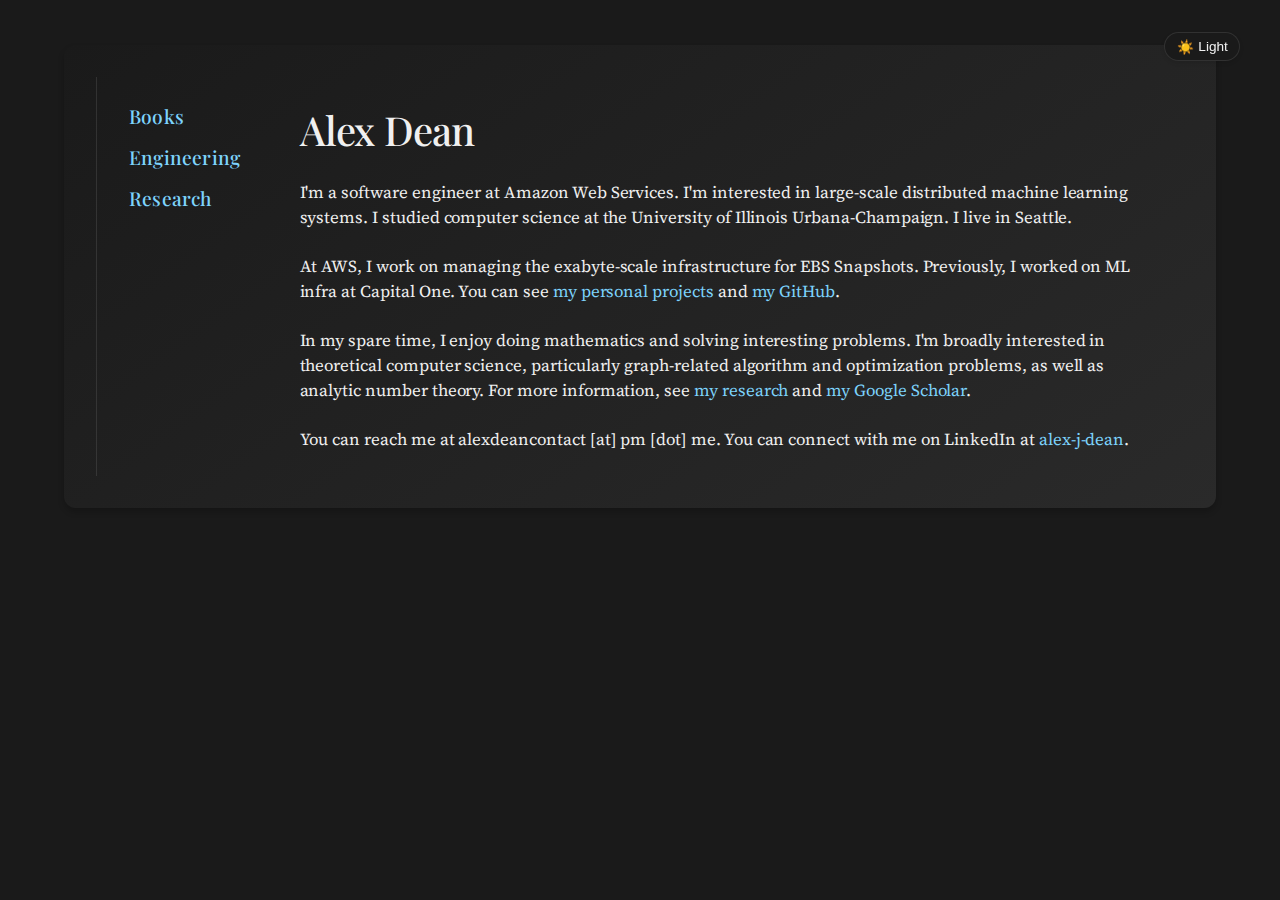
<file: index.html>
<!DOCTYPE html>
<html lang="en">

<head>
    <meta charset="UTF-8">
    <!-- Google tag (gtag.js) -->
    <script async src="https://www.googletagmanager.com/gtag/js?id=G-P8VCZCBFCN"></script>
    <script>
      window.dataLayer = window.dataLayer || [];
      function gtag(){dataLayer.push(arguments);}
      gtag('js', new Date());

      gtag('config', 'G-P8VCZCBFCN');
    </script>
    <link rel="stylesheet" href="styles/index.css">
    <meta name="viewport" content="width=device-width, initial-scale=1.0">
    <title>Alex Dean</title>

    <script src="scripts/theme.js"></script>
    <script src="scripts/mobile-nav.js"></script>
</head>

<body>
    <button class="mobile-nav-toggle" aria-label="Toggle navigation menu">
        <span></span>
        <span></span>
        <span></span>
    </button>
    
    <div class="mobile-menu">
        <a href="index.html">Home</a>
        <a href="books.html">Books</a>
        <!-- <a href="https://alexdean.substack.com/">Writing</a> -->
        <a href="engineering.html">Engineering</a>
        <a href="research.html">Research</a>
    </div>
    <div class="front-page">
        <div class="page-navigation">
            <a href="books.html">Books</a> <br/>
            <!-- <a href="https://alexdean.substack.com/">Writing</a> <br/> -->
            <a href="engineering.html">Engineering</a> <br/>
            <a href="research.html">Research</a>
        </div>
    
        <div class="page-description">
            <h1>Alex Dean</h1>
        
            <p>
                I'm a software engineer at Amazon Web Services. I'm interested in large-scale 
                distributed machine learning systems. I studied computer science at the 
                University of Illinois Urbana-Champaign. I live in Seattle.
            </p>
            
            <!-- I strongly believe in the power of self-directed personal projects to expand your engineering abilities. -->
            <p>
                At AWS, I work on managing the exabyte-scale infrastructure for EBS Snapshots. Previously, 
                I worked on ML infra at Capital One. You can see 
                <a href="engineering.html">my personal projects</a> 
                and <a href="https://github.com/alexjdean">my GitHub</a>.
            </p>

            <!-- <p>
                I'm also interested in the impact of communication technologies on modern society, 
                particularly on collective attention, self-awarness, and political discourse. You 
                can see my thoughts and writings on this topic at 
                <a href="https://alexdean.substack.com/">my Substack</a>.
            </p> -->

            <p>In my spare time, I enjoy doing mathematics and solving interesting problems. I'm broadly 
                interested in theoretical computer science, particularly graph-related algorithm 
                and optimization problems, as well as analytic number theory. For more information, see 
                <a href="research.html">my research</a> and 
                <a href="https://scholar.google.com/citations?user=Z9zyFCoAAAAJ">my 
                Google Scholar</a>.
            </p>

            <p>You can reach me at alexdeancontact [at] pm [dot] me. You can connect with me on
                LinkedIn at <a href="https://www.linkedin.com/in/alex-j-dean/">alex-j-dean</a>.
            </p>
        </div>
    </div>
</body>
</html>
</file>
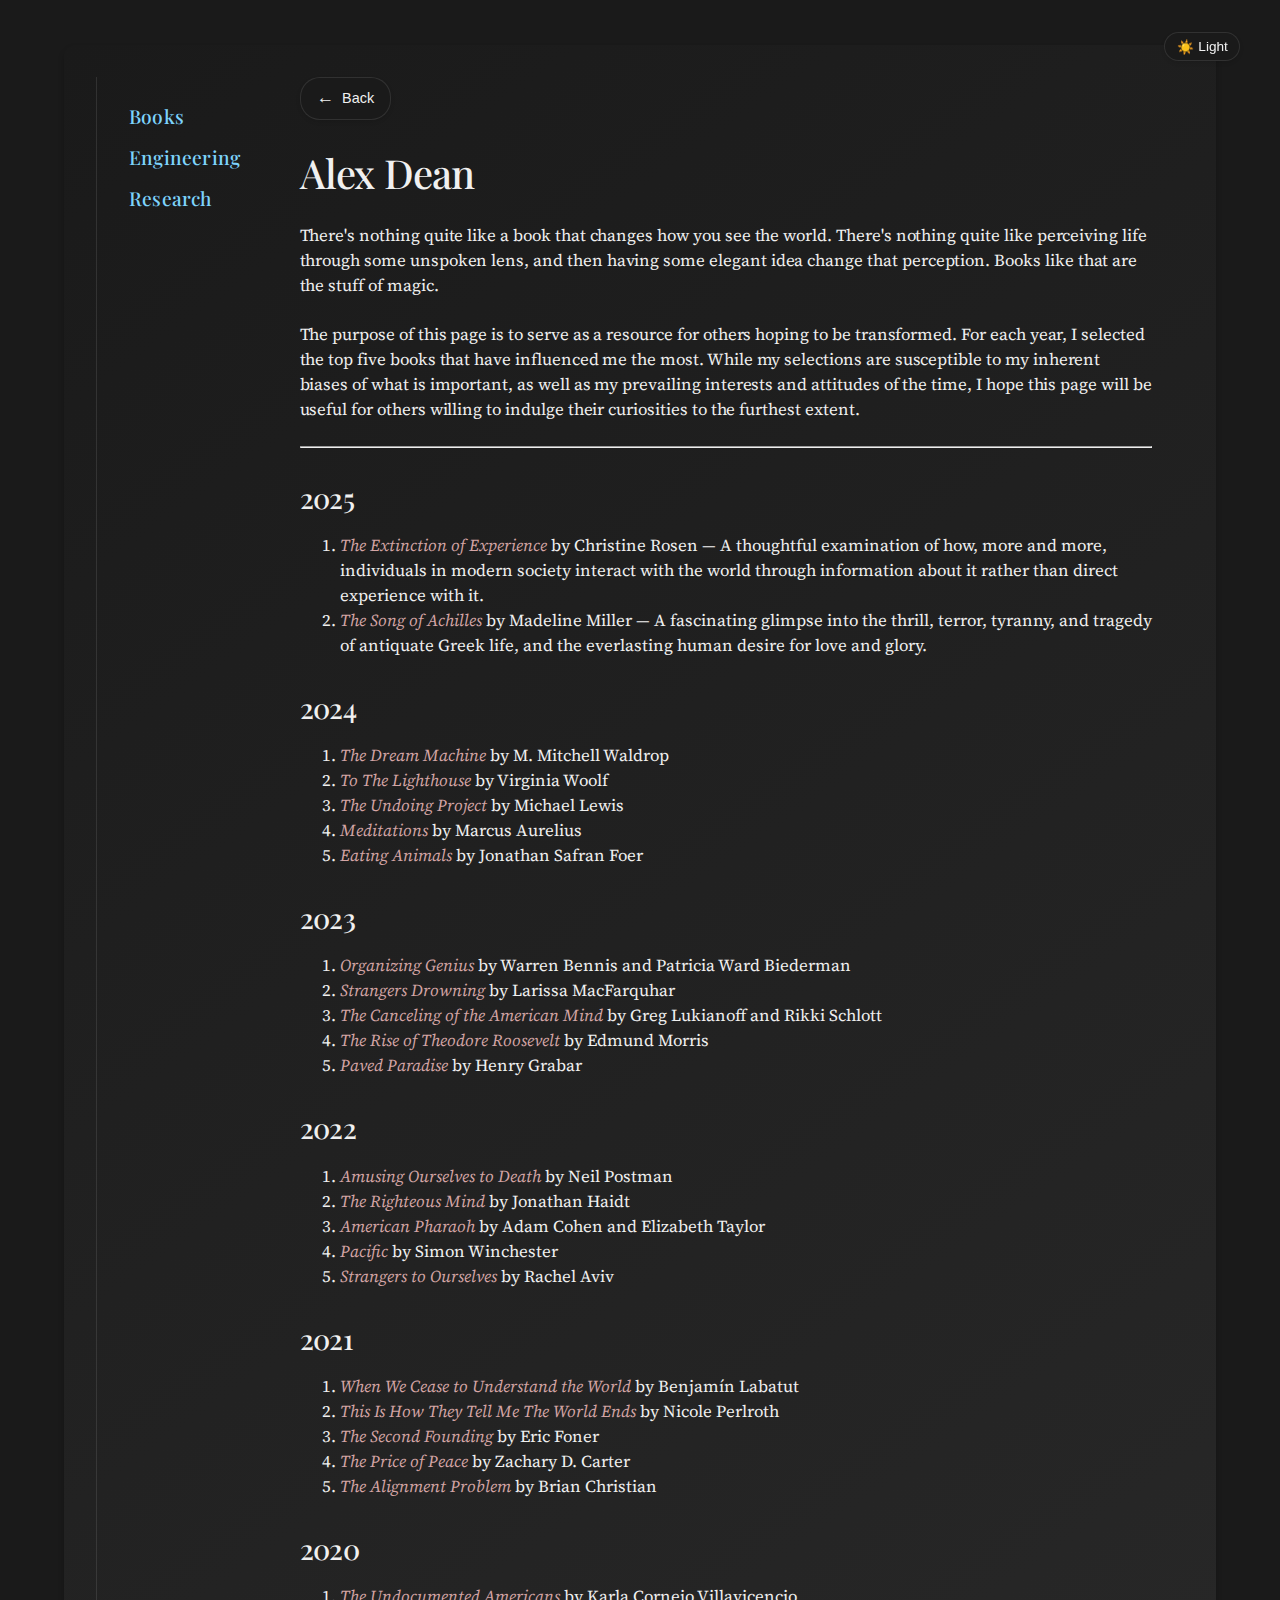
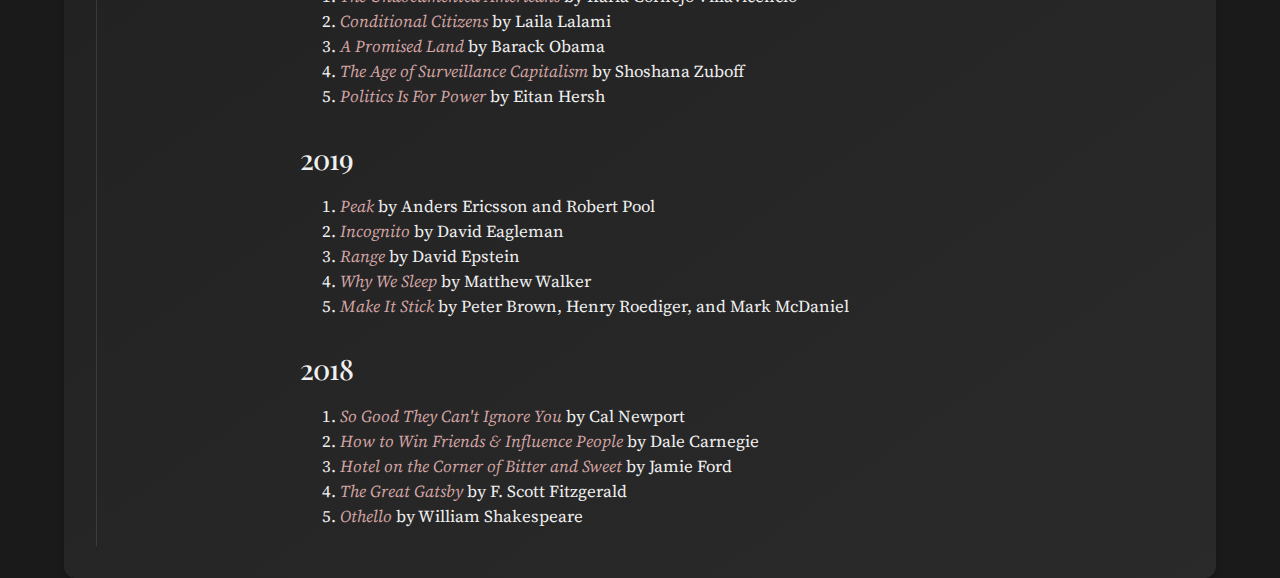
<file: books.html>
<!DOCTYPE html>
<html lang="en">
<head>
    <meta charset="UTF-8">
    <!-- Google tag (gtag.js) -->
    <script async src="https://www.googletagmanager.com/gtag/js?id=G-P8VCZCBFCN"></script>
    <script>
      window.dataLayer = window.dataLayer || [];
      function gtag(){dataLayer.push(arguments);}
      gtag('js', new Date());

      gtag('config', 'G-P8VCZCBFCN');
    </script>
    <link rel="stylesheet" href="styles/index.css">
    <meta name="viewport" content="width=device-width, initial-scale=1.0">
    <title>Alex Dean</title>

    <script src="scripts/theme.js"></script>
    <script src="scripts/mobile-nav.js"></script>
</head>

<body>
    <button class="mobile-nav-toggle" aria-label="Toggle navigation menu">
        <span></span>
        <span></span>
        <span></span>
    </button>
    
    <div class="mobile-menu">
        <a href="index.html">Home</a>
        <a href="books.html">Books</a>
        <!-- <a href="https://alexdean.substack.com/">Writing</a> -->
        <a href="engineering.html">Engineering</a>
        <a href="research.html">Research</a>
    </div>
    
    <div class="front-page">
        <div class="page-navigation">
            <a href="books.html">Books</a> <br/>
            <!-- <a href="https://alexdean.substack.com/">Writing</a> <br/> -->
            <a href="engineering.html">Engineering</a> <br/>
            <a href="research.html">Research</a>
        </div>
    
        <div class="page-description">
            <div class="back-navigation">
                <a href="index.html" class="back-button">
                    <span class="back-arrow">←</span>
                    <span class="back-text">Back</span>
                </a>
            </div>
            <h1>Alex Dean</h1>

            <p>
                There's nothing quite like a book that changes how you see the world. There's 
                nothing quite like perceiving life through some unspoken lens, and then having 
                some elegant idea change that perception. Books like that are the stuff of magic.
            </p>

            <p>
                The purpose of this page is to serve as a resource for others hoping to be 
                transformed. For each year, I selected the top five books that have influenced me 
                the most. While my selections are susceptible to my inherent biases of what is 
                important, as well as my prevailing interests and attitudes of the time, I hope 
                this page will be useful for others willing to indulge their curiosities to the 
                furthest extent.
            </p>
            
            <hr>

            <h2>2025</h2>
            <ol>
                <li>
                    <i>The Extinction of Experience</i> by Christine Rosen &mdash; A thoughtful 
                    examination of how, more and more, individuals in modern society interact with 
                    the world through information about it rather than direct experience with it. 
                </li> 
                <li>
                    <i>The Song of Achilles</i> by Madeline Miller &mdash; A fascinating
                    glimpse into the thrill, terror, tyranny, and tragedy of antiquate Greek 
                    life, and the everlasting human desire for love and glory.
                </li> 
            </ol>

            <h2>2024</h2>
            <ol>
                <li><i>The Dream Machine</i> by M. Mitchell Waldrop</li> 
                <li><i>To The Lighthouse</i> by Virginia Woolf</li> 
                <li><i>The Undoing Project</i> by Michael Lewis</li> 
                <li><i>Meditations</i> by Marcus Aurelius</li>
                <li><i>Eating Animals</i> by Jonathan Safran Foer</li>
            </ol>

            <h2>2023</h2>
            <ol>
                <li><i>Organizing Genius</i> by Warren Bennis and Patricia Ward Biederman</li> 
                <li><i>Strangers Drowning</i> by Larissa MacFarquhar</li> 
                <li><i>The Canceling of the American Mind</i> by Greg Lukianoff and Rikki Schlott</li>
                <li><i>The Rise of Theodore Roosevelt</i> by Edmund Morris</li>
                <li><i>Paved Paradise</i> by Henry Grabar</li>
            </ol>

            <h2>2022</h2>
            <ol>
                <li><i>Amusing Ourselves to Death</i> by Neil Postman</li> 
                <li><i>The Righteous Mind</i> by Jonathan Haidt</li>
                <li><i>American Pharaoh</i> by Adam Cohen and Elizabeth Taylor</li>
                <li><i>Pacific</i> by Simon Winchester</li>
                <li><i>Strangers to Ourselves</i> by Rachel Aviv</li>
            </ol>

            <h2>2021</h2>
            <ol>
                <li><i>When We Cease to Understand the World</i> by Benjamín Labatut</li> 
                <li><i>This Is How They Tell Me The World Ends</i> by Nicole Perlroth</li>
                <li><i>The Second Founding</i> by Eric Foner</li>
                <li><i>The Price of Peace</i> by Zachary D. Carter</li>
                <li><i>The Alignment Problem</i> by Brian Christian</li>
            </ol>

            <h2>2020</h2>
            <ol>
                <li><i>The Undocumented Americans</i> by Karla Cornejo Villavicencio</li> 
                <li><i>Conditional Citizens</i> by Laila Lalami</li>
                <li><i>A Promised Land</i> by Barack Obama</li>
                <li><i>The Age of Surveillance Capitalism</i> by Shoshana Zuboff</li>
                <li><i>Politics Is For Power</i> by Eitan Hersh</li>
            </ol>

            <h2>2019</h2>
            <ol>
                <li><i>Peak</i> by Anders Ericsson and Robert Pool</li>
                <li><i>Incognito</i> by David Eagleman</li>
                <li><i>Range</i> by David Epstein</li>
                <li><i>Why We Sleep</i> by Matthew Walker</li>
                <li><i>Make It Stick</i> by Peter Brown, Henry Roediger, and Mark McDaniel</li>
            </ol>

            <h2>2018</h2>
            <ol>
                <li><i>So Good They Can't Ignore You</i> by Cal Newport</li> 
                <li><i>How to Win Friends & Influence People</i> by Dale Carnegie</li>
                <li><i>Hotel on the Corner of Bitter and Sweet</i> by Jamie Ford</li>
                <li><i>The Great Gatsby</i> by F. Scott Fitzgerald</li>
                <li><i>Othello</i> by William Shakespeare</li>
            </ol>
        </div>
    </div>
</body>
</html>
</file>
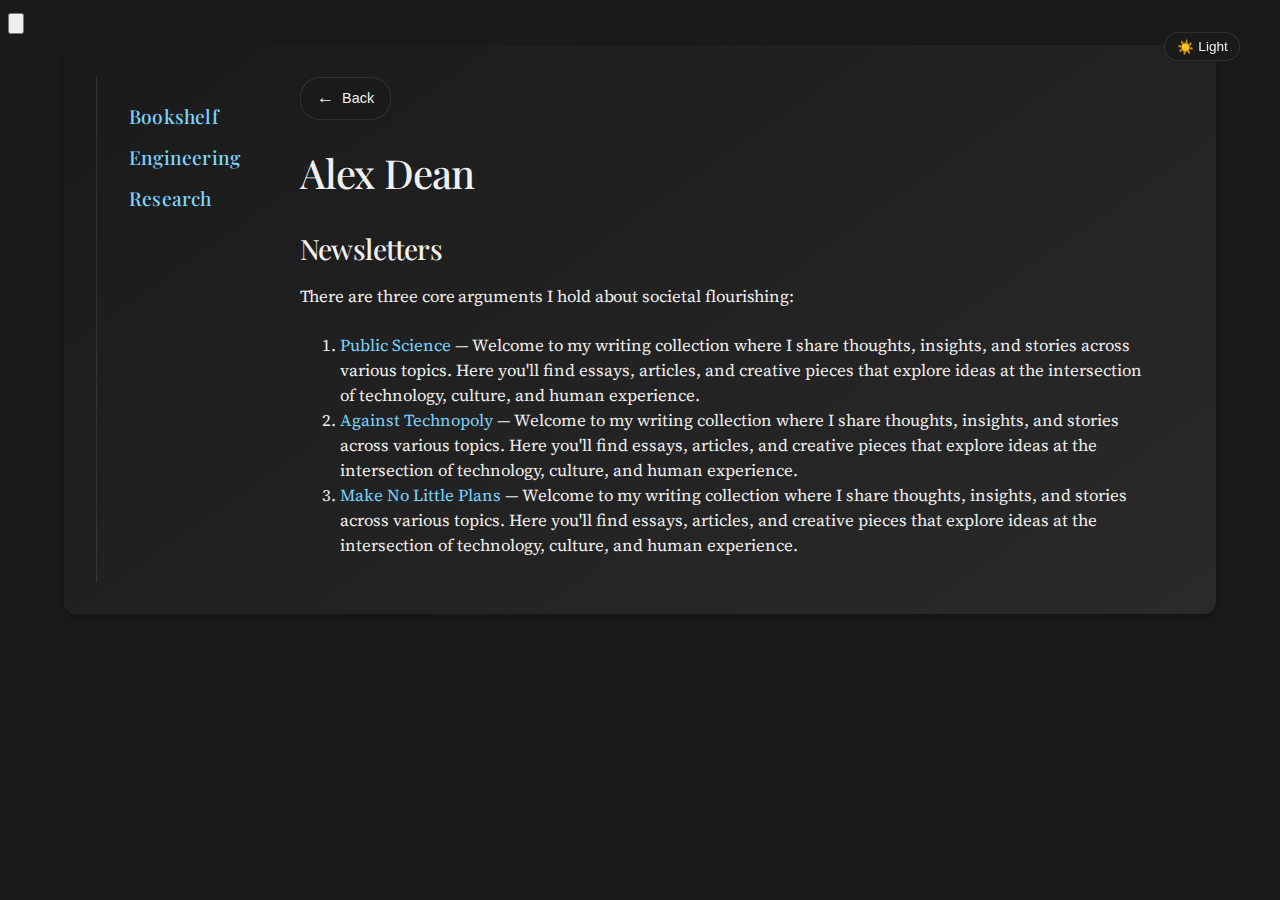
<file: writing.html>
<!DOCTYPE html>
<html lang="en">
<head>
    <meta charset="UTF-8">
    <!-- Google tag (gtag.js) -->
    <script async src="https://www.googletagmanager.com/gtag/js?id=G-P8VCZCBFCN"></script>
    <script>
      window.dataLayer = window.dataLayer || [];
      function gtag(){dataLayer.push(arguments);}
      gtag('js', new Date());

      gtag('config', 'G-P8VCZCBFCN');
    </script>
    <link rel="stylesheet" href="styles/index.css">
    <meta name="viewport" content="width=device-width, initial-scale=1.0">
    <link rel="icon" type="image/png" href="favicon.png">
    <title>Alex Dean</title>

    <script src="scripts/theme.js"></script>
    <script src="scripts/mobile-nav.js"></script>
</head>

<body>
    <button class="mobile-nav-toggle" aria-label="Toggle navigation menu">
        <span></span>
        <span></span>
        <span></span>
    </button>
    
    <div class="mobile-menu">
        <a href="index.html">Home</a>
        <a href="books.html">Bookshelf</a>
        <!-- <a href="writing.html">Writing</a> -->
        <a href="engineering.html">Engineering</a>
        <a href="research.html">Research</a>
    </div>

    <button class="back-to-top" aria-label="Back to top">
        <svg viewBox="0 0 24 24" xmlns="http://www.w3.org/2000/svg">
            <path d="M12 8l-6 6 1.41 1.41L12 10.83l4.59 4.58L18 14z"/>
        </svg>
    </button>
    
    <div class="front-page">
        <div class="page-navigation">
            <a href="books.html">Bookshelf</a> <br/>
            <!-- <a href="writing.html">Writing</a> <br/> -->
            <a href="engineering.html">Engineering</a> <br/>
            <a href="research.html">Research</a>
        </div>
    
        <div class="page-description">
            <div class="back-navigation">
                <a href="index.html" class="back-button">
                    <span class="back-arrow">←</span>
                    <span class="back-text">Back</span>
                </a>
            </div>
            
            <h1>Alex Dean</h1>

            <div class="content-section">
                <h2>Newsletters</h2>
                <p>
                    There are three core arguments I hold about societal flourishing:
                    <ol>
                        <li><a href="https://alexdean.substack.com">Public Science</a> &mdash; Welcome to my writing collection where I share thoughts, insights, and stories across various topics. 
                            Here you'll find essays, articles, and creative pieces that explore ideas at the intersection of technology, 
                            culture, and human experience.
                        </li>
                        <li><a href="https://atechnopoly.substack.com">Against Technopoly</a> &mdash; Welcome to my writing collection where I share thoughts, insights, and stories across various topics. 
                            Here you'll find essays, articles, and creative pieces that explore ideas at the intersection of technology, 
                            culture, and human experience.
                        </li>
                        <li><a href="https://makenolittleplans.substack.com">Make No Little Plans</a> &mdash; Welcome to my writing collection where I share thoughts, insights, and stories across various topics. 
                            Here you'll find essays, articles, and creative pieces that explore ideas at the intersection of technology, 
                            culture, and human experience.
                        </li>
                    </ol>
                </p>
            </div>
        </div>
    </div>
</body>
</html>
</file>
<file: styles/index.css>
/* ==========================================================================
   1. Imports andRoot Variables
   ========================================================================== */
@import url('https://fonts.googleapis.com/css2?family=Playfair+Display:wght@500;600&family=Source+Serif+Pro:wght@400;500&display=swap');

:root {
    /* Dark theme (default) */
    --bg-color: #1a1a1a;
    --text-color: #f0f0f0;
    --bg-gradient-from: #1a1a1a;
    --bg-gradient-to: #2a2a2a;
    --link-color: #7dd3fc;
    --link-hover-color: #38bdf8;
    --border-color: rgba(255, 255, 255, 0.1);
}

:root[data-theme="light"] {
    --bg-color: #ffffff;
    --text-color: #1a1a1a;
    --bg-gradient-from: #ffffff;
    --bg-gradient-to: #f0f0f0;
    --link-color: #0066cc;
    --link-hover-color: #0044aa;
    --border-color: rgba(0, 0, 0, 0.1);
}

/* ==========================================================================
   2. Base Styles
   ========================================================================== */
body {
    background-color: var(--bg-color);
    color: var(--text-color);
    font-family: 'Source Serif Pro', Georgia, serif;
    line-height: 1.8;
    -webkit-font-smoothing: antialiased;
    -moz-osx-font-smoothing: grayscale;
    font-weight: 400;
    font-size: 1.05rem;
}

* {
    transition: background-color 0.3s ease, color 0.3s ease;
}

/* ==========================================================================
   3. Typography
   ========================================================================== */
h1, h2, h3, h4, h5, h6 {
    font-family: 'Playfair Display', Georgia, serif;
    color: var(--text-color);
    margin-bottom: 1rem;
    font-weight: 500;
    letter-spacing: -0.02em;
    line-height: 1.3;
}

h1 {
    font-size: 2.5rem;
    margin-bottom: 1.5rem;
}

h2 {
    font-size: 1.75rem;
    margin-top: 2rem;
}

p {
    margin-bottom: 1.5rem;
    letter-spacing: -0.003em;
}

/* ==========================================================================
   4. Layout
   ========================================================================== */
.front-page {
    background: linear-gradient(145deg, var(--bg-gradient-from) 0%, var(--bg-gradient-to) 100%);
    padding: 2rem;
    border-radius: 12px;
    box-shadow: 0 4px 6px rgba(0, 0, 0, 0.2);
}

@media screen and (min-width: 640px) {
    .front-page {
        position: absolute;
        left: 50%;
        top: 5%;
        transform: translate(-50%, 0%);
        line-height: 25px;
        display: flex;
        max-width: 1200px;
        width: 90%;
    }

    .page-description {
        flex: 5;
        padding-right: 2rem;
    }
}

/* ==========================================================================
   5. Navigation
   ========================================================================== */
.page-navigation {
    padding-top: 2.5%;
    flex: 1;
}

.page-navigation a {
    font-family: 'Playfair Display', Georgia, serif;
    font-size: 1.2rem;
    font-weight: 500;
    letter-spacing: 0.01em;
    margin-bottom: 1rem;
    display: inline-block;
    transition: all 0.2s ease;
}

.page-navigation a:hover {
    transform: translateX(3px);
    text-decoration: none;
    background-color: rgba(255, 255, 255, 0.1);
}

@media screen and (min-width: 640px) {
    .page-navigation {
        border-left: 1px solid var(--border-color);
        padding-left: 2rem;
    }
}

/* ==========================================================================
   6. Links and Buttons
   ========================================================================== */
a {
    color: var(--link-color);
    text-decoration: none;
    transition: color 0.2s ease;
}

a:hover {
    color: var(--link-hover-color);
    text-decoration: underline;
}

/* Theme Toggle Button */
.theme-toggle {
    position: fixed;
    top: 2rem;
    right: 2.5rem;
    padding: 0.35rem 0.7rem;
    border-radius: 20px;
    border: 1px solid var(--border-color);
    background-color: var(--bg-color);
    color: var(--text-color);
    cursor: pointer;
    transition: transform 0.3s ease, background-color 0.3s ease, color 0.3s ease;
    z-index: 1000;
    font-size: 0.85rem;
    box-shadow: 0 2px 4px rgba(0, 0, 0, 0.1);
    display: flex;
    align-items: center;
    gap: 0.3rem;
    font-family: 'Inter', -apple-system, BlinkMacSystemFont, 'Segoe UI', Roboto, sans-serif;
    transform: translateY(0);
}

.theme-toggle:hover {
    background-color: var(--link-color);
    color: var(--bg-color);
    transform: translateY(-1px);
}

/* Back Button */
.back-button {
    display: inline-flex;
    align-items: center;
    padding: 0.5rem 1rem;
    border-radius: 20px;
    background-color: var(--bg-gradient-from);
    border: 1px solid var(--border-color);
    color: var(--text-color) !important;
    text-decoration: none;
    transition: all 0.2s ease;
    font-size: 0.9rem;
    box-shadow: 0 2px 4px rgba(0, 0, 0, 0.1);
    font-family: 'Inter', sans-serif;
    font-weight: 500;
}

.back-button:hover {
    transform: translateX(-3px);
    background-color: var(--bg-gradient-to);
    text-decoration: none !important;
}

.back-arrow {
    margin-right: 0.5rem;
    font-size: 1.1rem;
    line-height: 1;
    position: relative;
    top: -1px;
}

/* ==========================================================================
   7. Mobile Navigation
   ========================================================================== */
.mobile-nav-toggle {
    display: none;
    position: fixed;
    top: 1.2rem;
    left: 1.2rem;
    z-index: 1001;
    background: none;
    border: none;
    padding: 0.5rem;
    cursor: pointer;
    color: var(--text-color);
    transition: transform 0.3s ease;
    transform: translateY(0);
}

.mobile-nav-toggle span {
    display: block;
    width: 24px;
    height: 2px;
    margin: 5px 0;
    background: var(--text-color);
    transition: all 0.3s ease;
}

.mobile-menu {
    position: fixed;
    top: 0;
    left: -100%;
    width: 80%;
    max-width: 300px;
    height: 100vh;
    background: var(--bg-gradient-from);
    padding: 4rem 1.5rem;
    transition: left 0.3s ease;
    z-index: 1000;
    box-shadow: 2px 0 5px rgba(0, 0, 0, 0.1);
}

.mobile-menu.active {
    left: 0;
    position: fixed;
    top: 0;
    z-index: 1003;
}

.mobile-menu a {
    display: block;
    padding: 1rem 0;
    color: var(--text-color);
    text-decoration: none;
    font-family: 'Playfair Display', Georgia, serif;
    font-size: 1.3rem;
    font-weight: 500;
    letter-spacing: 0.01em;
    transition: all 0.2s ease;
}

.mobile-menu a:hover {
    color: var(--link-color);
    transform: translateX(3px);
}

/* ==========================================================================
   8. Media Queries
   ========================================================================== */
/* Mobile and Tablet */
@media screen and (max-width: 768px) {
    .front-page {
        margin-top: 0;
        padding: 3.5rem 1.5rem 1.5rem;
        position: relative;
    }

    .mobile-nav-toggle {
        position: absolute;
        top: 1rem;
        left: 1rem;
        display: block;
    }

    .theme-toggle {
        position: absolute;
        top: 1rem;
        right: 1rem;
        padding: 0.3rem 0.6rem;
        font-size: 0.8rem;
        z-index: 1002;
    }

    .page-navigation {
        display: none;
    }
}

/* iPhone XR/similar sizes */
@media screen and (max-width: 414px) {
    .front-page {
        padding: 3rem 1rem 1rem;
        border-radius: 12px;
    }

    .mobile-nav-toggle {
        top: 0.8rem;
        left: 0.8rem;
    }

    .theme-toggle {
        top: 0.8rem;
        right: 0.8rem;
    }
}

/* Laptop screens (13-14 inch) */
@media screen and (min-width: 1024px) and (max-width: 1440px) {
    .front-page {
        width: 85%;
        max-width: 1100px;
    }
}

/* Book title styling */
.page-description ol i {
    color: #d4a5a5;  /* Soft rose for dark mode */
    transition: color 0.2s ease;
}

/* Adjust book title color for light mode */
:root[data-theme="light"] .page-description ol i {
    color: #9e4244;  /* Deep rose for light mode */
}

/* Optional hover effect */
.page-description ol i:hover {
    color: var(--link-color);
}
</file>
